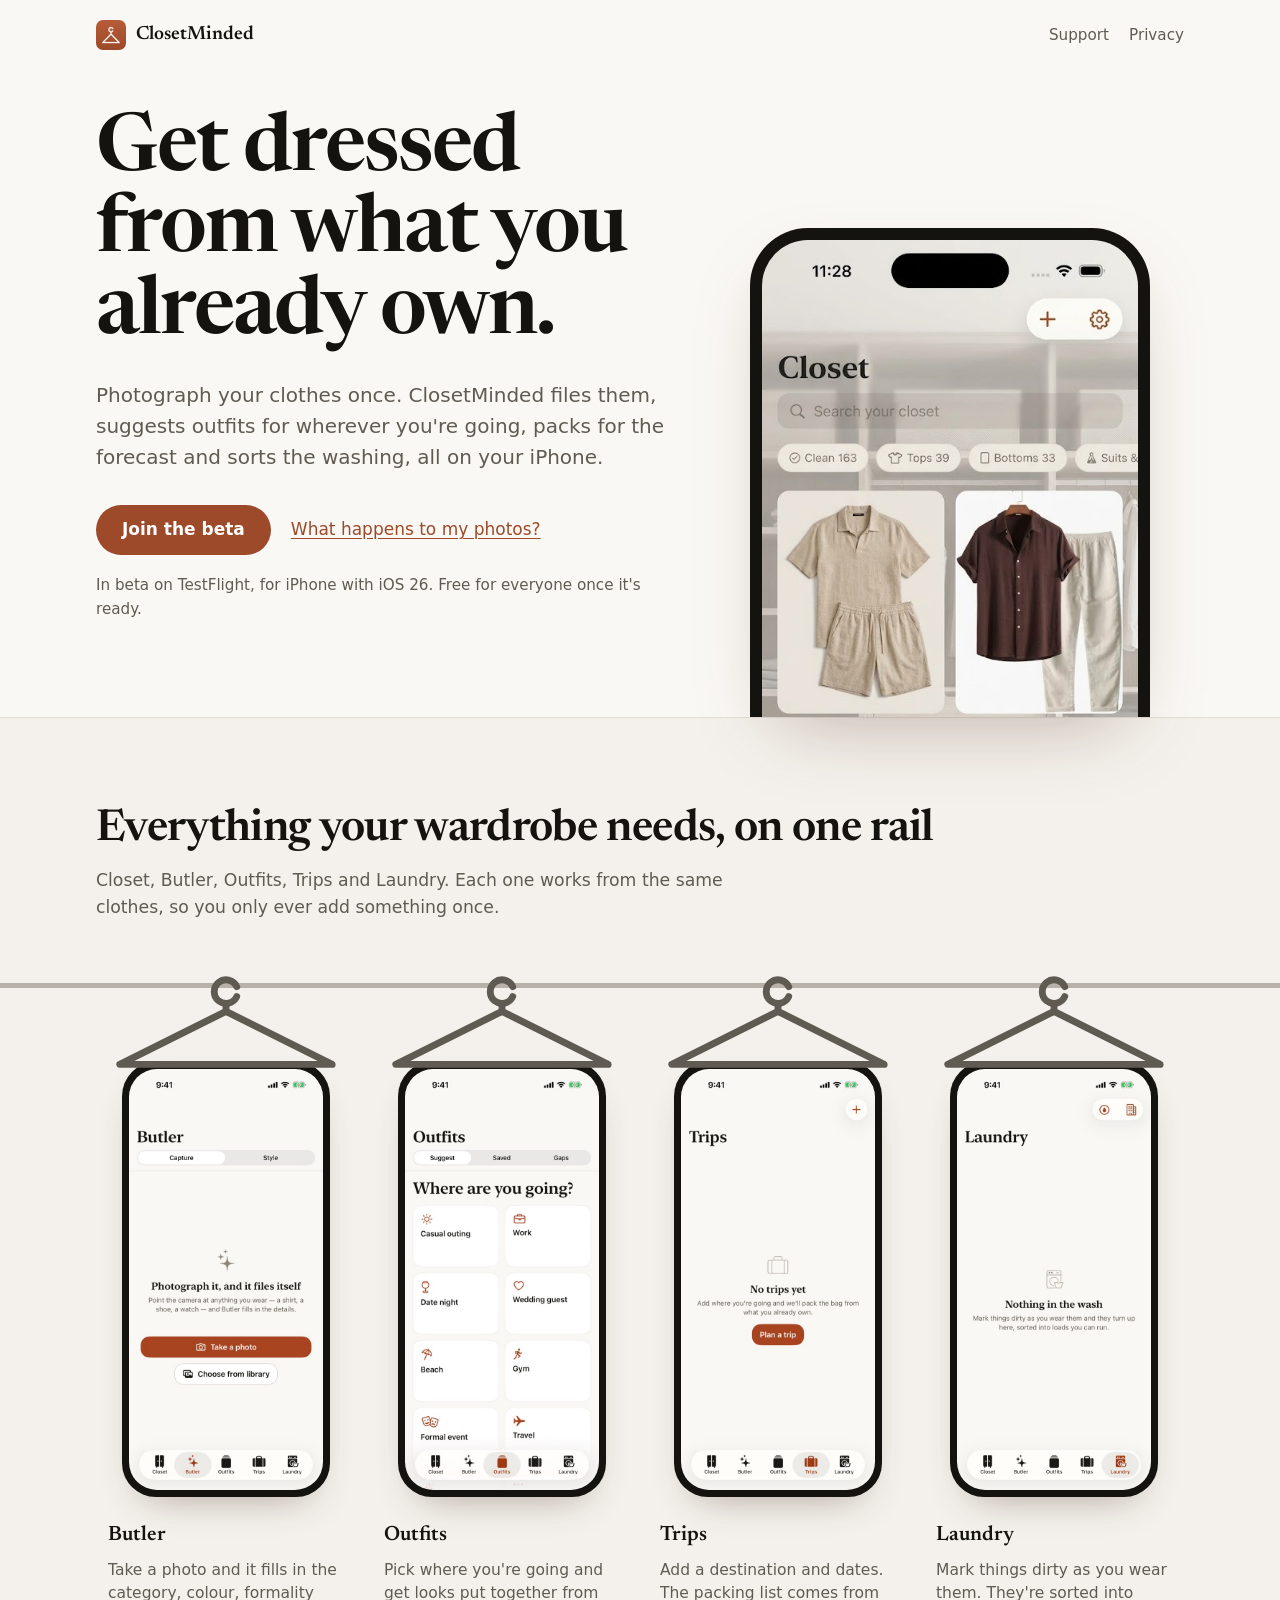
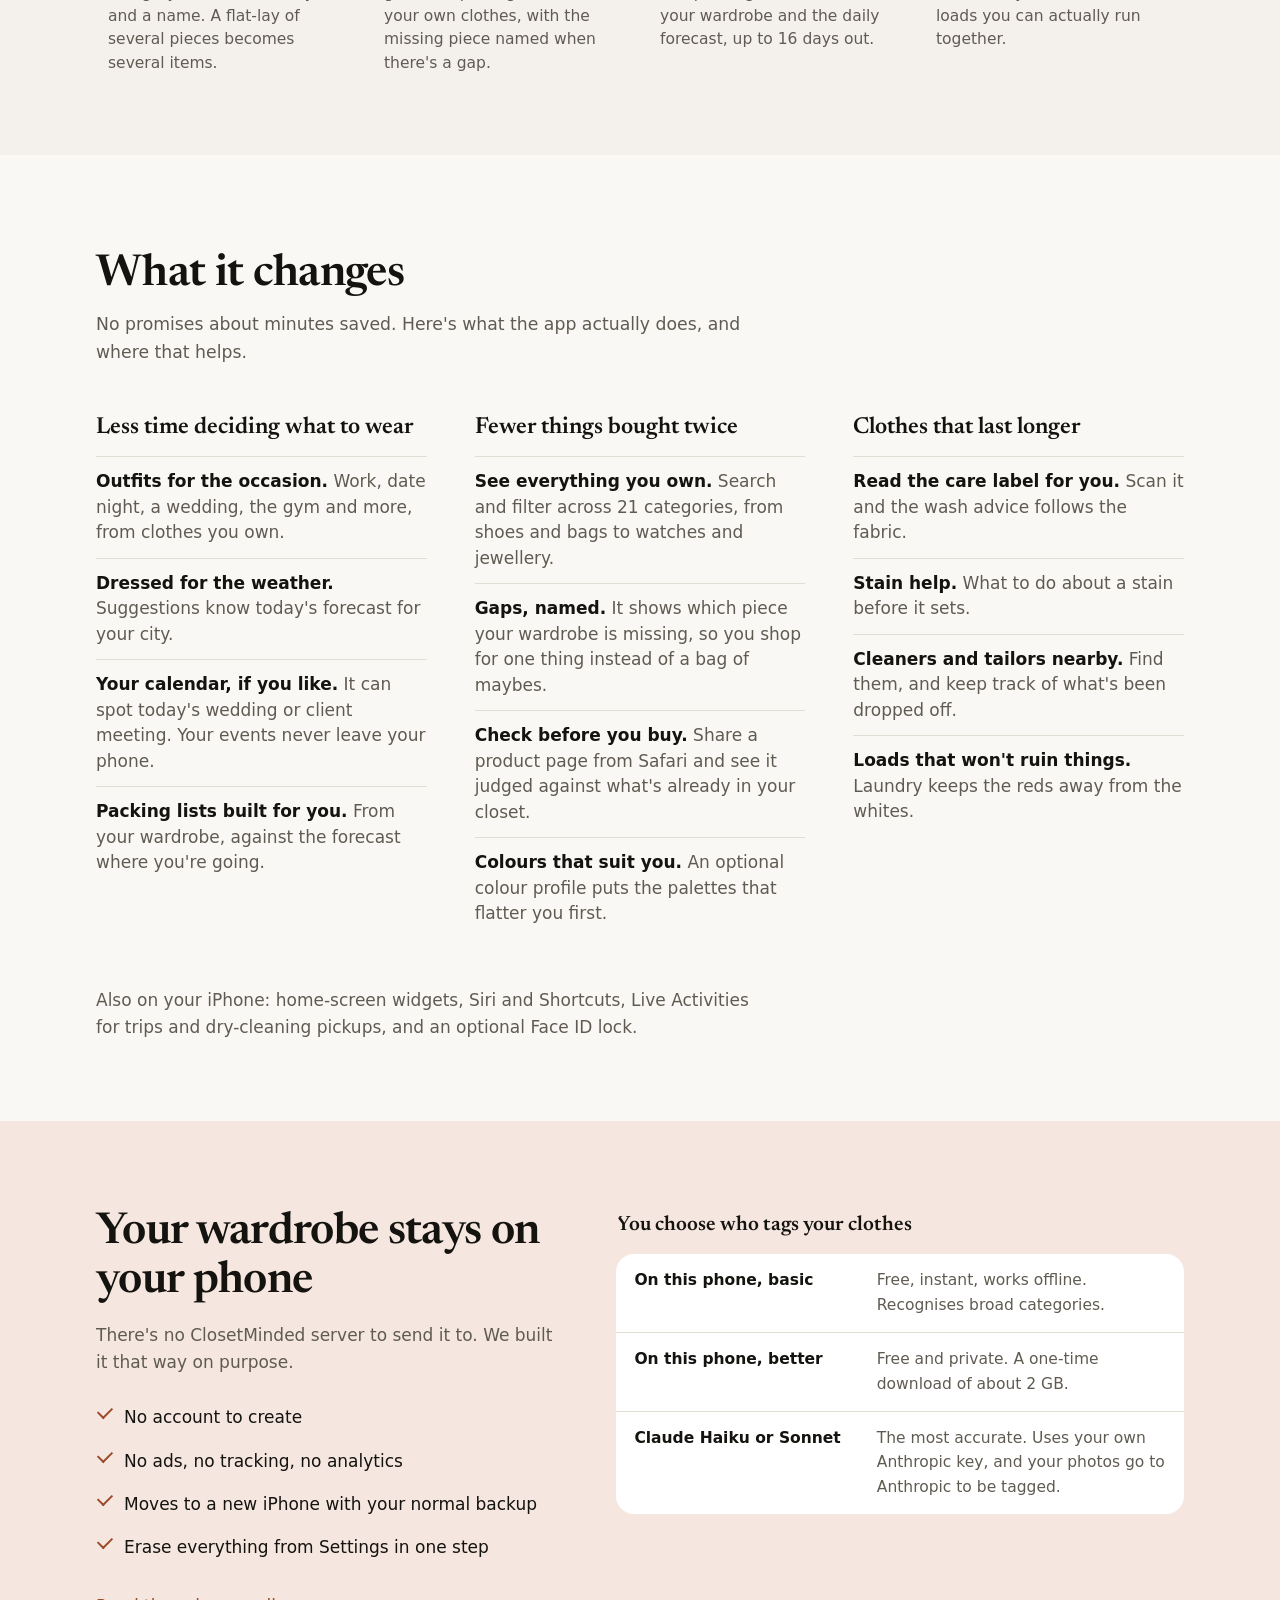
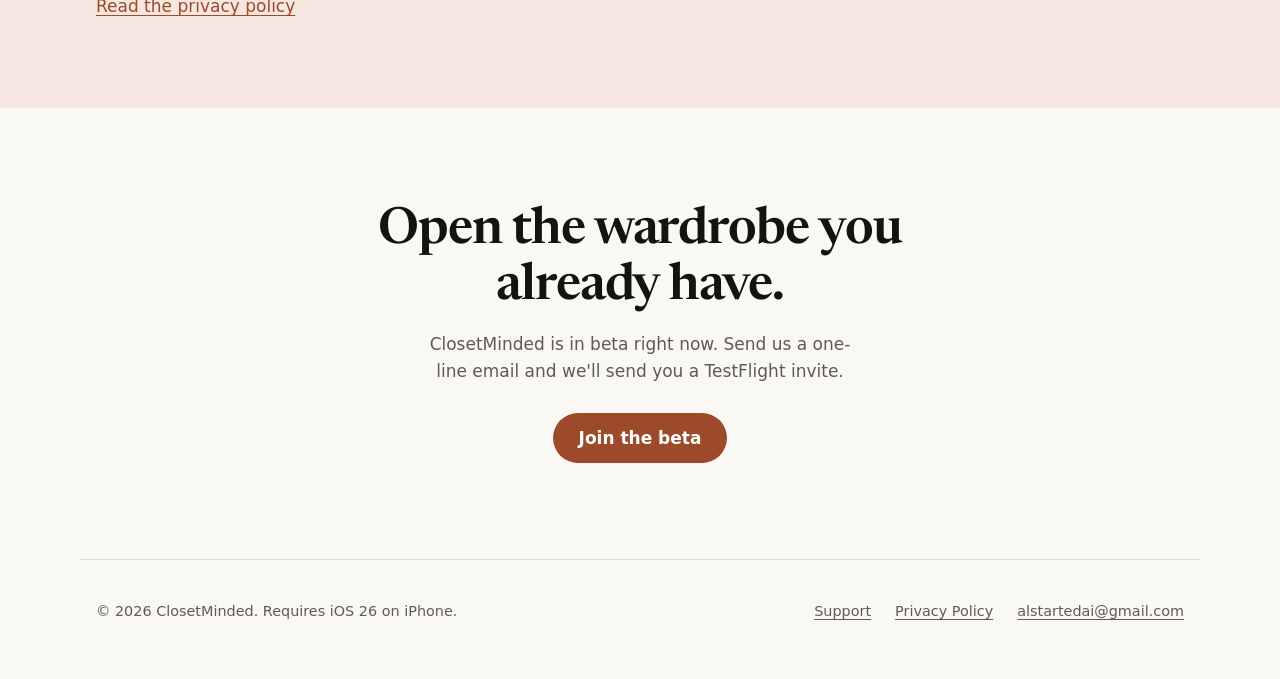
<file: index.html>
<!doctype html>
<html lang="en">
<head>
<meta charset="utf-8">
<meta name="viewport" content="width=device-width, initial-scale=1">
<title>ClosetMinded</title>
<meta name="description" content="Photograph your clothes once. ClosetMinded files them, suggests outfits from what you own, packs for the forecast and sorts the washing, all on your iPhone.">
<meta name="theme-color" content="#faf8f5" media="(prefers-color-scheme: light)">
<meta name="theme-color" content="#121110" media="(prefers-color-scheme: dark)">
<meta property="og:title" content="ClosetMinded">
<meta property="og:description" content="Get dressed from what you already own. A wardrobe app for iPhone that keeps everything on your phone.">
<meta property="og:image" content="https://ajinkyalahade.github.io/ClosetMinded-iOS-Privacy/img/icon-180.png">
<link rel="icon" type="image/png" sizes="32x32" href="img/icon-32.png">
<link rel="apple-touch-icon" href="img/icon-180.png">
<link rel="preconnect" href="https://fonts.googleapis.com">
<link rel="preconnect" href="https://fonts.gstatic.com" crossorigin>
<link rel="stylesheet" href="https://fonts.googleapis.com/css2?family=Newsreader:opsz,wght@6..72,600&display=swap">
<link rel="stylesheet" href="style.css">
</head>
<body>

<svg width="0" height="0" style="position:absolute" aria-hidden="true">
  <!-- The hanger from the app icon: a C hook, a short stem, a triangle. -->
  <symbol id="hanger" viewBox="0 0 240 100">
    <g fill="none" stroke="currentColor" stroke-width="7" stroke-linecap="round" stroke-linejoin="round">
      <path d="M130.9 16.9 A12 12 0 1 0 130.9 27.1"/>
      <path d="M120 34 V42"/>
      <path d="M120 42 L12 96 H228 Z"/>
    </g>
  </symbol>
</svg>

<header class="site-header">
  <a class="wordmark" href="./"><img src="img/icon-180.png" alt="">ClosetMinded</a>
  <nav aria-label="Site">
    <a href="support.html">Support</a>
    <a href="privacy.html">Privacy</a>
  </nav>
</header>

<main>

  <section class="hero">
    <div class="hero-copy">
      <h1>Get dressed from what you already own.</h1>
      <p class="hero-sub">Photograph your clothes once. ClosetMinded files them, suggests outfits for wherever you're going, packs for the forecast and sorts the washing, all on your iPhone.</p>
      <div class="hero-actions">
        <a class="button" href="mailto:alstartedai@gmail.com?subject=I%27d%20like%20to%20test%20ClosetMinded">Join the beta</a>
        <a href="#privacy">What happens to my photos?</a>
      </div>
      <p class="availability">In beta on TestFlight, for iPhone with iOS 26. Free for everyone once it's ready.</p>
    </div>
    <div class="hero-phone">
      <img src="img/closet.jpg" width="471" height="598" alt="The Closet tab: a search bar, filters for clean items, tops and bottoms, and a grid of clothing photos.">
    </div>
  </section>

  <section class="rail-section" aria-labelledby="rail-title">
    <div class="section-head">
      <h2 id="rail-title">Everything your wardrobe needs, on one rail</h2>
      <p>Closet, Butler, Outfits, Trips and Laundry. Each one works from the same clothes, so you only ever add something once.</p>
    </div>
    <ul class="rail">
      <li class="rail-item">
        <svg class="hanger" viewBox="0 0 240 100" aria-hidden="true"><use href="#hanger"/></svg>
        <div class="rail-phone"><img src="img/butler.jpg" width="540" height="1174" loading="lazy" alt="Butler: Photograph it, and it files itself. Buttons to take a photo or choose from your library."></div>
        <h3>Butler</h3>
        <p>Take a photo and it fills in the category, colour, formality and a name. A flat-lay of several pieces becomes several items.</p>
      </li>
      <li class="rail-item">
        <svg class="hanger" viewBox="0 0 240 100" aria-hidden="true"><use href="#hanger"/></svg>
        <div class="rail-phone"><img src="img/outfits.jpg" width="540" height="1174" loading="lazy" alt="Outfits: Where are you going? Occasions including casual outing, work, date night, wedding guest, beach and gym."></div>
        <h3>Outfits</h3>
        <p>Pick where you're going and get looks put together from your own clothes, with the missing piece named when there's a gap.</p>
      </li>
      <li class="rail-item">
        <svg class="hanger" viewBox="0 0 240 100" aria-hidden="true"><use href="#hanger"/></svg>
        <div class="rail-phone"><img src="img/trips.jpg" width="540" height="1174" loading="lazy" alt="Trips: No trips yet. Add where you're going and we'll pack the bag from what you already own."></div>
        <h3>Trips</h3>
        <p>Add a destination and dates. The packing list comes from your wardrobe and the daily forecast, up to 16 days out.</p>
      </li>
      <li class="rail-item">
        <svg class="hanger" viewBox="0 0 240 100" aria-hidden="true"><use href="#hanger"/></svg>
        <div class="rail-phone"><img src="img/laundry.jpg" width="540" height="1174" loading="lazy" alt="Laundry: Nothing in the wash. Mark things dirty as you wear them and they turn up here, sorted into loads you can run."></div>
        <h3>Laundry</h3>
        <p>Mark things dirty as you wear them. They're sorted into loads you can actually run together.</p>
      </li>
    </ul>
  </section>

  <section class="benefits" aria-labelledby="benefits-title">
    <div class="section-head" style="padding:0">
      <h2 id="benefits-title">What it changes</h2>
      <p>No promises about minutes saved. Here's what the app actually does, and where that helps.</p>
    </div>
    <div class="benefit-grid">
      <div class="benefit">
        <h3>Less time deciding what to wear</h3>
        <ul>
          <li><strong>Outfits for the occasion.</strong> Work, date night, a wedding, the gym and more, from clothes you own.</li>
          <li><strong>Dressed for the weather.</strong> Suggestions know today's forecast for your city.</li>
          <li><strong>Your calendar, if you like.</strong> It can spot today's wedding or client meeting. Your events never leave your phone.</li>
          <li><strong>Packing lists built for you.</strong> From your wardrobe, against the forecast where you're going.</li>
        </ul>
      </div>
      <div class="benefit">
        <h3>Fewer things bought twice</h3>
        <ul>
          <li><strong>See everything you own.</strong> Search and filter across 21 categories, from shoes and bags to watches and jewellery.</li>
          <li><strong>Gaps, named.</strong> It shows which piece your wardrobe is missing, so you shop for one thing instead of a bag of maybes.</li>
          <li><strong>Check before you buy.</strong> Share a product page from Safari and see it judged against what's already in your closet.</li>
          <li><strong>Colours that suit you.</strong> An optional colour profile puts the palettes that flatter you first.</li>
        </ul>
      </div>
      <div class="benefit">
        <h3>Clothes that last longer</h3>
        <ul>
          <li><strong>Read the care label for you.</strong> Scan it and the wash advice follows the fabric.</li>
          <li><strong>Stain help.</strong> What to do about a stain before it sets.</li>
          <li><strong>Cleaners and tailors nearby.</strong> Find them, and keep track of what's been dropped off.</li>
          <li><strong>Loads that won't ruin things.</strong> Laundry keeps the reds away from the whites.</li>
        </ul>
      </div>
    </div>
    <p class="also">Also on your iPhone: home-screen widgets, Siri and Shortcuts, Live Activities for trips and dry-cleaning pickups, and an optional Face ID lock.</p>
  </section>

  <section class="privacy-band" id="privacy" aria-labelledby="privacy-title">
    <div class="privacy-inner">
      <div>
        <h2 id="privacy-title">Your wardrobe stays on your phone</h2>
        <p>There's no ClosetMinded server to send it to. We built it that way on purpose.</p>
        <ul class="facts">
          <li>No account to create</li>
          <li>No ads, no tracking, no analytics</li>
          <li>Moves to a new iPhone with your normal backup</li>
          <li>Erase everything from Settings in one step</li>
        </ul>
        <a href="privacy.html">Read the privacy policy</a>
      </div>
      <div class="table-scroll">
        <table class="taggers">
          <caption>You choose who tags your clothes</caption>
          <tr><th scope="row">On this phone, basic</th><td>Free, instant, works offline. Recognises broad categories.</td></tr>
          <tr><th scope="row">On this phone, better</th><td>Free and private. A one-time download of about 2 GB.</td></tr>
          <tr><th scope="row">Claude Haiku or Sonnet</th><td>The most accurate. Uses your own Anthropic key, and your photos go to Anthropic to be tagged.</td></tr>
        </table>
      </div>
    </div>
  </section>

  <section class="closing">
    <h2>Open the wardrobe you already have.</h2>
    <p>ClosetMinded is in beta right now. Send us a one-line email and we'll send you a TestFlight invite.</p>
    <a class="button" href="mailto:alstartedai@gmail.com?subject=I%27d%20like%20to%20test%20ClosetMinded">Join the beta</a>
  </section>

</main>

<footer class="site-footer">
  <span>© 2026 ClosetMinded. Requires iOS 26 on iPhone.</span>
  <ul>
    <li><a href="support.html">Support</a></li>
    <li><a href="privacy.html">Privacy Policy</a></li>
    <li><a href="mailto:alstartedai@gmail.com">alstartedai@gmail.com</a></li>
  </ul>
</footer>

</body>
</html>
</file>
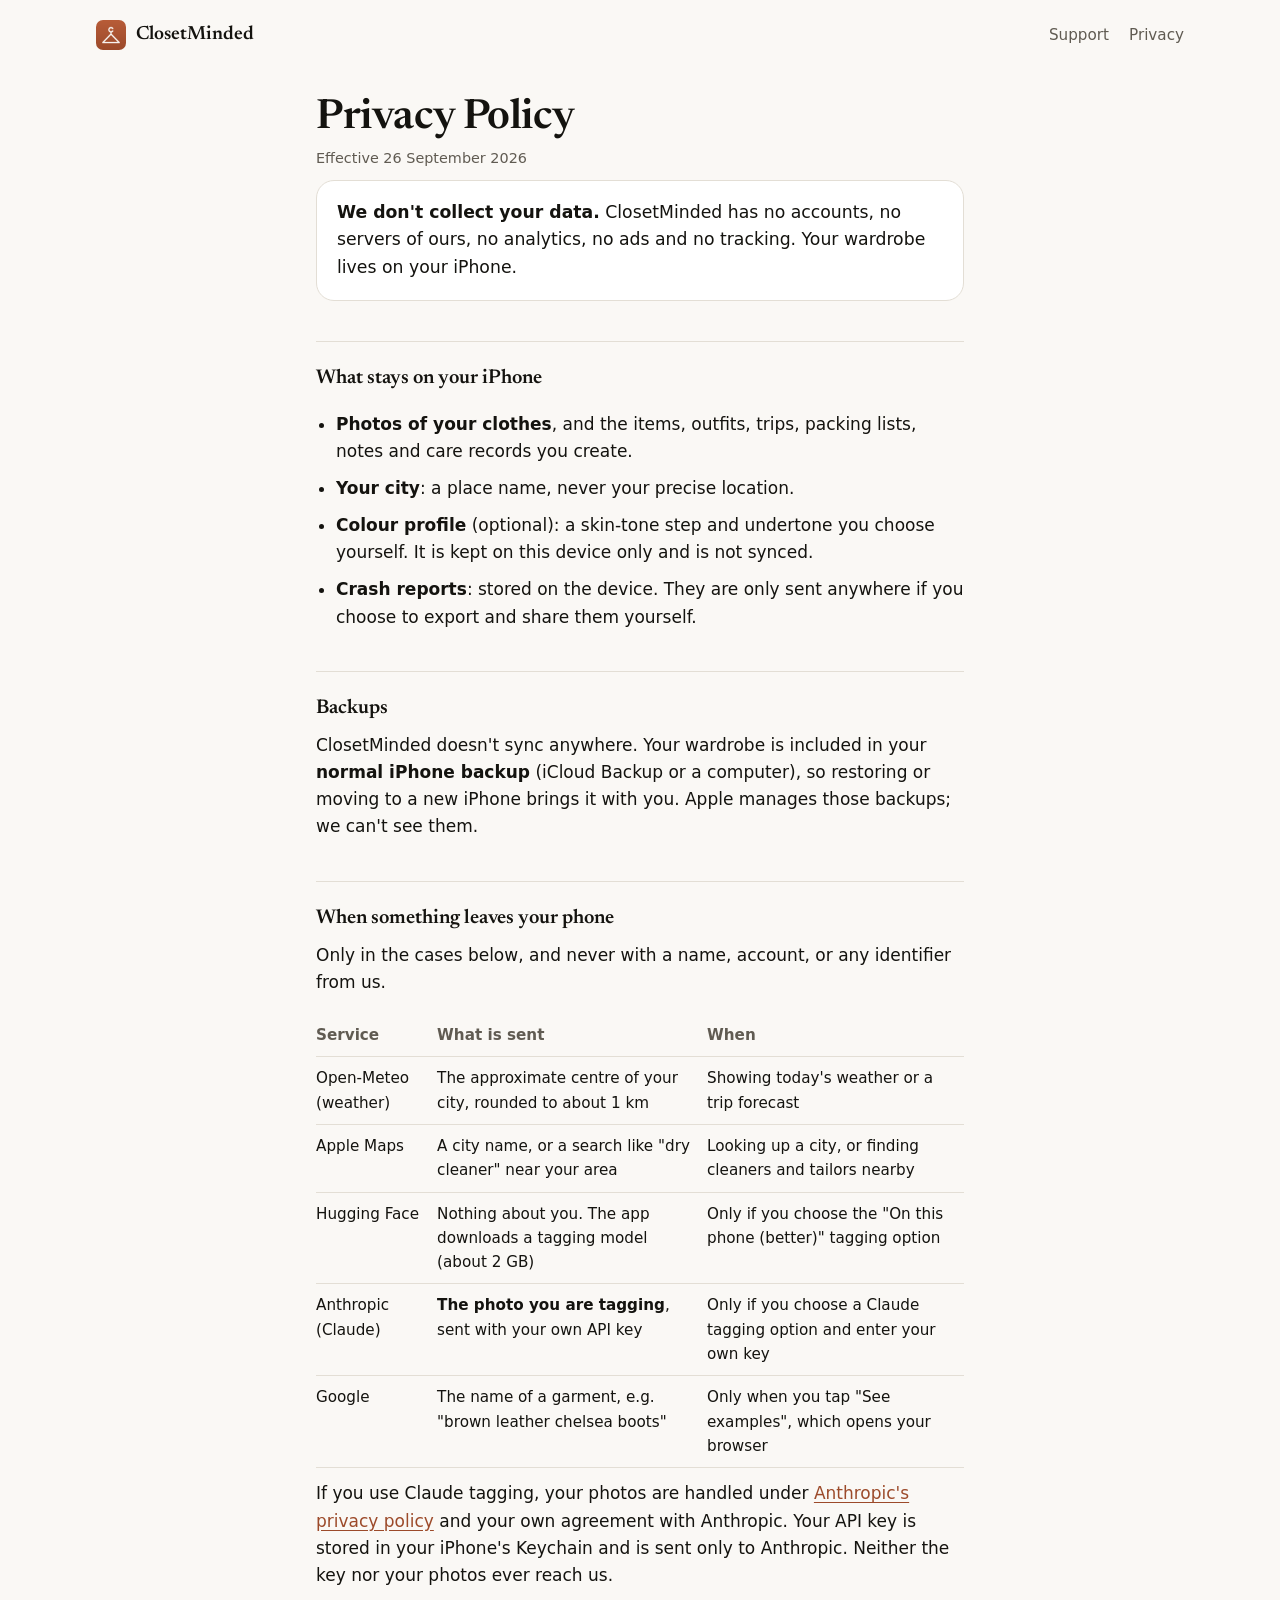
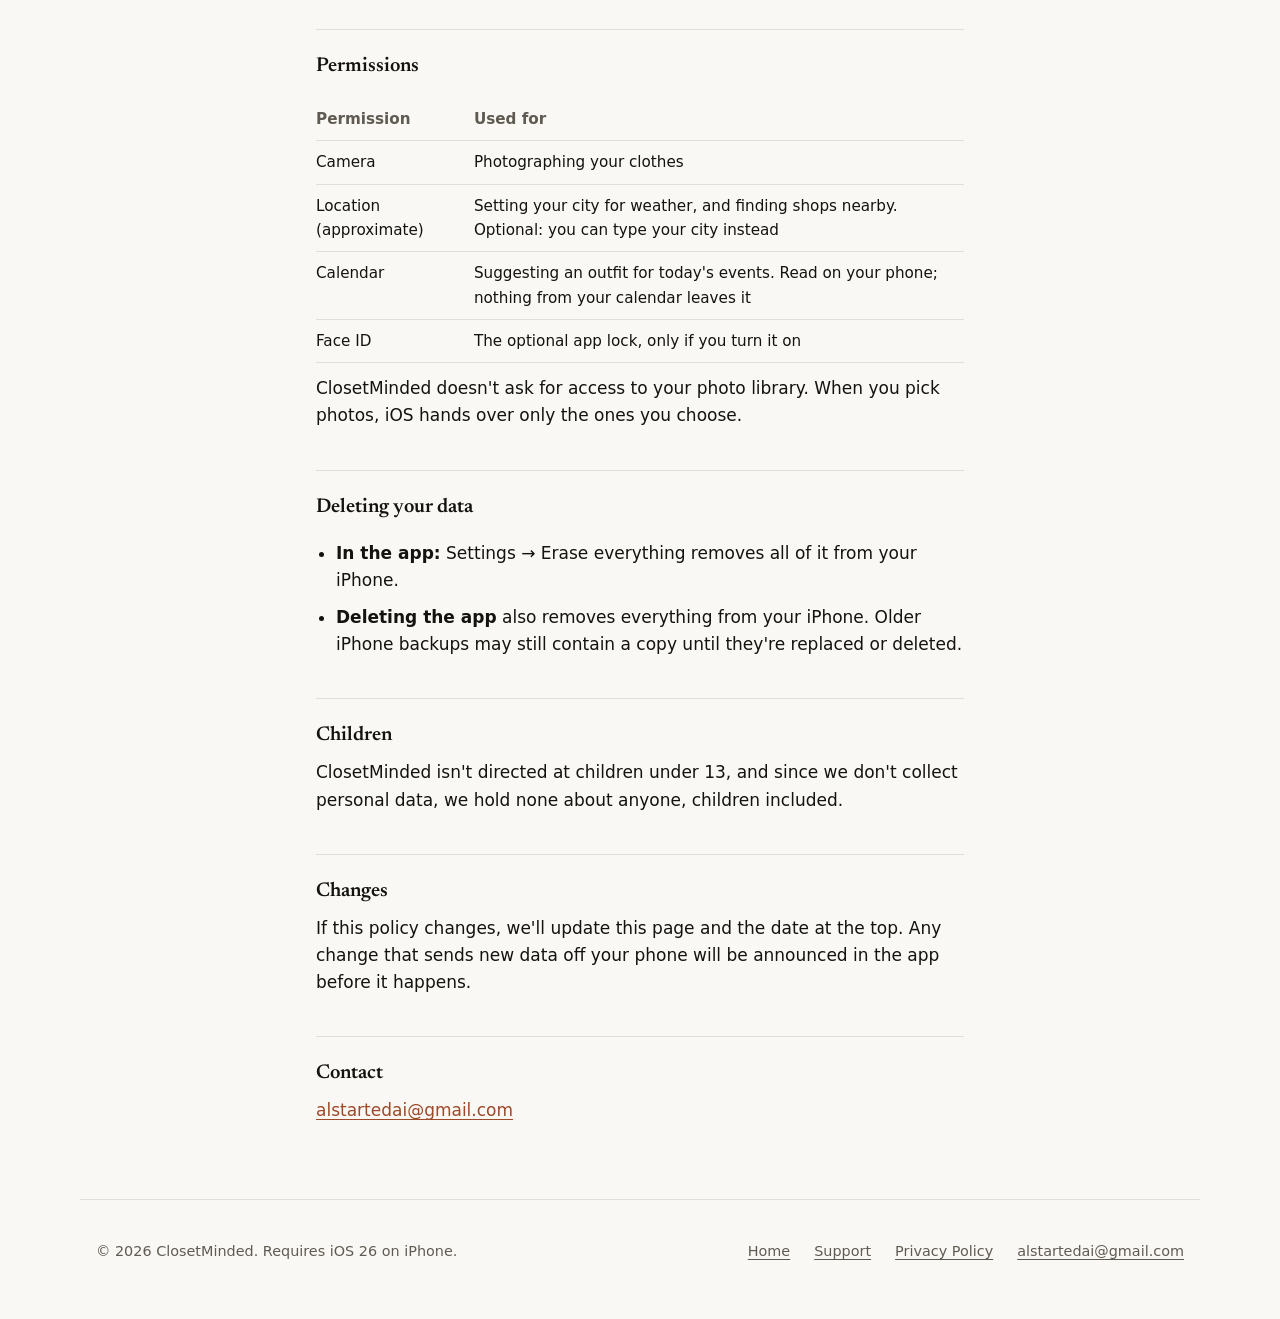
<file: privacy.html>
<!doctype html>
<html lang="en">
<head>
<meta charset="utf-8">
<meta name="viewport" content="width=device-width, initial-scale=1">
<title>ClosetMinded Privacy Policy</title>
<link rel="icon" type="image/png" sizes="32x32" href="img/icon-32.png">
<link rel="apple-touch-icon" href="img/icon-180.png">
<link rel="preconnect" href="https://fonts.googleapis.com">
<link rel="preconnect" href="https://fonts.gstatic.com" crossorigin>
<link rel="stylesheet" href="https://fonts.googleapis.com/css2?family=Newsreader:opsz,wght@6..72,600&display=swap">
<link rel="stylesheet" href="style.css">
</head>
<body>
<header class="site-header">
  <a class="wordmark" href="./"><img src="img/icon-180.png" alt="">ClosetMinded</a>
  <nav aria-label="Site">
    <a href="support.html">Support</a>
    <a href="privacy.html">Privacy</a>
  </nav>
</header>
<main class="doc">

<h1>Privacy Policy</h1>
<p class="meta">Effective 26 September 2026</p>

<p class="lead"><strong>We don't collect your data.</strong> ClosetMinded has no accounts, no servers of ours, no analytics, no ads and no tracking. Your wardrobe lives on your iPhone.</p>

<h2>What stays on your iPhone</h2>
<ul>
  <li><strong>Photos of your clothes</strong>, and the items, outfits, trips, packing lists, notes and care records you create.</li>
  <li><strong>Your city</strong>: a place name, never your precise location.</li>
  <li><strong>Colour profile</strong> (optional): a skin-tone step and undertone you choose yourself. It is kept on this device only and is not synced.</li>
  <li><strong>Crash reports</strong>: stored on the device. They are only sent anywhere if you choose to export and share them yourself.</li>
</ul>

<h2>Backups</h2>
<p>ClosetMinded doesn't sync anywhere. Your wardrobe is included in your <strong>normal iPhone backup</strong> (iCloud Backup or a computer), so restoring or moving to a new iPhone brings it with you. Apple manages those backups; we can't see them.</p>

<h2>When something leaves your phone</h2>
<p>Only in the cases below, and never with a name, account, or any identifier from us.</p>
<div class="table-scroll"><table>
  <tr><th>Service</th><th>What is sent</th><th>When</th></tr>
  <tr><td>Open-Meteo (weather)</td><td>The approximate centre of your city, rounded to about 1 km</td><td>Showing today's weather or a trip forecast</td></tr>
  <tr><td>Apple Maps</td><td>A city name, or a search like "dry cleaner" near your area</td><td>Looking up a city, or finding cleaners and tailors nearby</td></tr>
  <tr><td>Hugging Face</td><td>Nothing about you. The app downloads a tagging model (about 2 GB)</td><td>Only if you choose the "On this phone (better)" tagging option</td></tr>
  <tr><td>Anthropic (Claude)</td><td><strong>The photo you are tagging</strong>, sent with your own API key</td><td>Only if you choose a Claude tagging option and enter your own key</td></tr>
  <tr><td>Google</td><td>The name of a garment, e.g. "brown leather chelsea boots"</td><td>Only when you tap "See examples", which opens your browser</td></tr>
</table></div>
<p>If you use Claude tagging, your photos are handled under <a href="https://www.anthropic.com/legal/privacy">Anthropic's privacy policy</a> and your own agreement with Anthropic. Your API key is stored in your iPhone's Keychain and is sent only to Anthropic. Neither the key nor your photos ever reach us.</p>

<h2>Permissions</h2>
<div class="table-scroll"><table>
  <tr><th>Permission</th><th>Used for</th></tr>
  <tr><td>Camera</td><td>Photographing your clothes</td></tr>
  <tr><td>Location (approximate)</td><td>Setting your city for weather, and finding shops nearby. Optional: you can type your city instead</td></tr>
  <tr><td>Calendar</td><td>Suggesting an outfit for today's events. Read on your phone; nothing from your calendar leaves it</td></tr>
  <tr><td>Face ID</td><td>The optional app lock, only if you turn it on</td></tr>
</table></div>
<p>ClosetMinded doesn't ask for access to your photo library. When you pick photos, iOS hands over only the ones you choose.</p>

<h2>Deleting your data</h2>
<ul>
  <li><strong>In the app:</strong> Settings → Erase everything removes all of it from your iPhone.</li>
  <li><strong>Deleting the app</strong> also removes everything from your iPhone. Older iPhone backups may still contain a copy until they're replaced or deleted.</li>
</ul>

<h2>Children</h2>
<p>ClosetMinded isn't directed at children under 13, and since we don't collect personal data, we hold none about anyone, children included.</p>

<h2>Changes</h2>
<p>If this policy changes, we'll update this page and the date at the top. Any change that sends new data off your phone will be announced in the app before it happens.</p>

<h2>Contact</h2>
<p><a href="mailto:alstartedai@gmail.com">alstartedai@gmail.com</a></p>

</main>
<footer class="site-footer">
  <span>© 2026 ClosetMinded. Requires iOS 26 on iPhone.</span>
  <ul>
    <li><a href="./">Home</a></li>
    <li><a href="support.html">Support</a></li>
    <li><a href="privacy.html">Privacy Policy</a></li>
    <li><a href="mailto:alstartedai@gmail.com">alstartedai@gmail.com</a></li>
  </ul>
</footer>
</body>
</html>
</file>
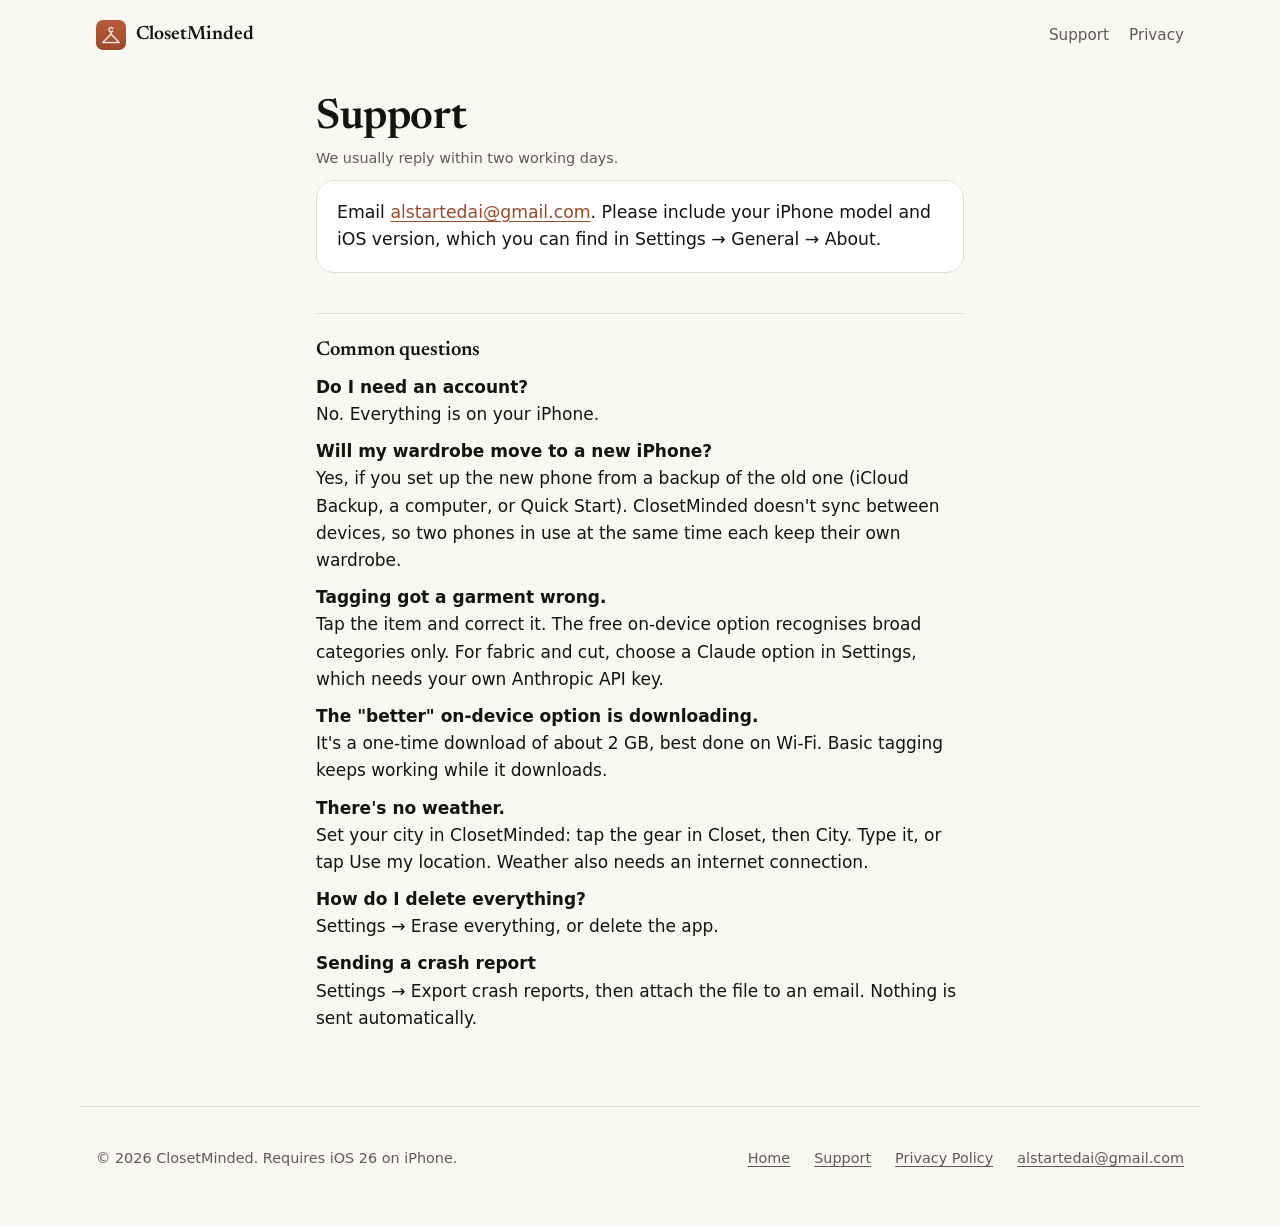
<file: support.html>
<!doctype html>
<html lang="en">
<head>
<meta charset="utf-8">
<meta name="viewport" content="width=device-width, initial-scale=1">
<title>ClosetMinded Support</title>
<link rel="icon" type="image/png" sizes="32x32" href="img/icon-32.png">
<link rel="apple-touch-icon" href="img/icon-180.png">
<link rel="preconnect" href="https://fonts.googleapis.com">
<link rel="preconnect" href="https://fonts.gstatic.com" crossorigin>
<link rel="stylesheet" href="https://fonts.googleapis.com/css2?family=Newsreader:opsz,wght@6..72,600&display=swap">
<link rel="stylesheet" href="style.css">
</head>
<body>
<header class="site-header">
  <a class="wordmark" href="./"><img src="img/icon-180.png" alt="">ClosetMinded</a>
  <nav aria-label="Site">
    <a href="support.html">Support</a>
    <a href="privacy.html">Privacy</a>
  </nav>
</header>
<main class="doc">

<h1>Support</h1>
<p class="meta">We usually reply within two working days.</p>

<p class="lead">Email <a href="mailto:alstartedai@gmail.com?subject=ClosetMinded%20support">alstartedai@gmail.com</a>. Please include your iPhone model and iOS version, which you can find in Settings → General → About.</p>

<h2>Common questions</h2>

<p><strong>Do I need an account?</strong><br>
No. Everything is on your iPhone.</p>

<p><strong>Will my wardrobe move to a new iPhone?</strong><br>
Yes, if you set up the new phone from a backup of the old one (iCloud Backup, a computer, or Quick Start). ClosetMinded doesn't sync between devices, so two phones in use at the same time each keep their own wardrobe.</p>

<p><strong>Tagging got a garment wrong.</strong><br>
Tap the item and correct it. The free on-device option recognises broad categories only. For fabric and cut, choose a Claude option in Settings, which needs your own Anthropic API key.</p>

<p><strong>The "better" on-device option is downloading.</strong><br>
It's a one-time download of about 2 GB, best done on Wi-Fi. Basic tagging keeps working while it downloads.</p>

<p><strong>There's no weather.</strong><br>
Set your city in ClosetMinded: tap the gear in Closet, then City. Type it, or tap Use my location. Weather also needs an internet connection.</p>

<p><strong>How do I delete everything?</strong><br>
Settings → Erase everything, or delete the app.</p>

<p><strong>Sending a crash report</strong><br>
Settings → Export crash reports, then attach the file to an email. Nothing is sent automatically.</p>

</main>
<footer class="site-footer">
  <span>© 2026 ClosetMinded. Requires iOS 26 on iPhone.</span>
  <ul>
    <li><a href="./">Home</a></li>
    <li><a href="support.html">Support</a></li>
    <li><a href="privacy.html">Privacy Policy</a></li>
    <li><a href="mailto:alstartedai@gmail.com">alstartedai@gmail.com</a></li>
  </ul>
</footer>
</body>
</html>
</file>
<file: style.css>
/* ClosetMinded site. Tokens mirror CMDesignSystem/Tokens/CMColor.swift. */

:root {
  --bg: #faf8f5;
  --surface: #ffffff;
  --sunken: #f2efea;
  --canvas: #f4f1ec;
  --ink: #14130f;
  --ink-2: #605b52;
  --ink-3: #8f887d;
  --rule: #e3ded5;
  --border: #d5cec3;
  --accent: #9c4a2a;
  --accent-subtle: #f5e7df;
  --on-accent: #ffffff;
  --bezel: #14130f;

  --serif: ui-serif, "New York", "Newsreader", Georgia, serif;
  --sans: -apple-system, BlinkMacSystemFont, "SF Pro Text", system-ui, "Segoe UI", Roboto, sans-serif;

  --gutter: 16px;
  --measure: 62ch;
}

@media (prefers-color-scheme: dark) {
  :root:not([data-theme="light"]) {
    --bg: #121110;
    --surface: #1c1a19;
    --sunken: #0c0b0b;
    --canvas: #201e1d;
    --ink: #f7f5f1;
    --ink-2: #aca69c;
    --ink-3: #77716a;
    --rule: #322e2c;
    --border: #413c39;
    --accent: #e0855c;
    --accent-subtle: #3a241a;
    --on-accent: #1f0f08;
    --bezel: #000000;
  }
}

* { box-sizing: border-box; }
html { -webkit-text-size-adjust: 100%; }
body {
  margin: 0;
  background: var(--bg);
  color: var(--ink);
  font: 17px/1.6 var(--sans);
  -webkit-font-smoothing: antialiased;
}
img { display: block; max-width: 100%; height: auto; }
a { color: var(--accent); text-underline-offset: 0.18em; }
a:focus-visible, button:focus-visible {
  outline: 2px solid var(--accent);
  outline-offset: 3px;
  border-radius: 4px;
}
h1, h2, h3 { font-family: var(--serif); font-weight: 600; color: var(--ink); }

/* ---------- Site header and footer, shared by every page ---------- */

.site-header {
  max-width: 1120px;
  margin: 0 auto;
  padding: 20px var(--gutter);
  display: flex;
  align-items: center;
  justify-content: space-between;
  gap: 16px;
}
.wordmark {
  display: inline-flex;
  align-items: center;
  gap: 10px;
  font-family: var(--serif);
  font-weight: 600;
  font-size: 1.2rem;
  color: var(--ink);
  text-decoration: none;
}
.wordmark img { width: 30px; height: 30px; border-radius: 7px; }
.site-header nav { display: flex; gap: 20px; font-size: 0.95rem; }
.site-header nav a { color: var(--ink-2); text-decoration: none; }
.site-header nav a:hover { color: var(--ink); }

.site-footer {
  max-width: 1120px;
  margin: 0 auto;
  padding: 40px var(--gutter) 56px;
  border-top: 1px solid var(--rule);
  display: flex;
  flex-wrap: wrap;
  justify-content: space-between;
  gap: 12px 32px;
  color: var(--ink-2);
  font-size: 0.9rem;
}
.site-footer ul { list-style: none; margin: 0; padding: 0; display: flex; flex-wrap: wrap; gap: 8px 24px; }
.site-footer a { color: var(--ink-2); }

/* ---------- Document pages: privacy, support ---------- */

.doc { max-width: 680px; margin: 0 auto; padding: 24px var(--gutter) 64px; }
.doc h1 { font-size: clamp(2rem, 5vw, 2.6rem); line-height: 1.15; margin: 0 0 4px; letter-spacing: -0.01em; }
.doc h2 { font-size: 1.25rem; margin: 40px 0 8px; padding-top: 20px; border-top: 1px solid var(--rule); }
.doc p, .doc li { margin: 0 0 10px; }
.doc ul { padding-left: 20px; }
.meta { color: var(--ink-2); font-size: 0.9rem; margin-bottom: 28px; }
.lead { font-size: 1.08rem; padding: 18px 20px; background: var(--surface); border: 1px solid var(--rule); border-radius: 18px; }
.doc table { width: 100%; border-collapse: collapse; font-size: 0.95rem; margin: 8px 0 12px; }
.doc th, .doc td { text-align: left; vertical-align: top; padding: 9px 10px 9px 0; border-bottom: 1px solid var(--rule); }
.doc th { color: var(--ink-2); font-weight: 600; }
.table-scroll { overflow-x: auto; }

/* ---------- Home ---------- */

.hero {
  max-width: 1120px;
  margin: 0 auto;
  padding: 40px var(--gutter) 0;
  display: grid;
  grid-template-columns: minmax(0, 1.1fr) minmax(0, 0.9fr);
  gap: 48px;
  align-items: end;
}
.hero-copy { padding-bottom: 96px; }
.hero h1 {
  font-size: clamp(2.7rem, 6.4vw, 5rem);
  line-height: 1.02;
  letter-spacing: -0.025em;
  margin: 0 0 24px;
  max-width: 12ch;
}
.hero-sub {
  font-size: clamp(1.08rem, 1.6vw, 1.25rem);
  line-height: 1.55;
  color: var(--ink-2);
  max-width: 34em;
  margin: 0 0 32px;
}
.hero-actions { display: flex; flex-wrap: wrap; align-items: center; gap: 12px 20px; }
.button {
  display: inline-flex;
  align-items: center;
  min-height: 50px;
  padding: 0 26px;
  border-radius: 999px;
  background: var(--accent);
  color: var(--on-accent);
  font-weight: 600;
  text-decoration: none;
}
.button:hover { filter: brightness(1.06); }
.availability { margin: 18px 0 0; color: var(--ink-2); font-size: 0.95rem; }

.hero-phone {
  justify-self: center;
  width: min(100%, 400px);
  background: var(--bezel);
  padding: 12px 12px 0;
  border-radius: 58px 58px 0 0;
  box-shadow: 0 30px 80px -30px rgba(80, 40, 20, 0.35);
}
.hero-phone img { border-radius: 46px 46px 0 0; }

.band { border-top: 1px solid var(--rule); }

/* The rail: the app's screens on the hanger from its icon. */
.rail-section { padding: 88px 0 72px; background: var(--canvas); border-top: 1px solid var(--rule); }
.section-head { max-width: 1120px; margin: 0 auto; padding: 0 var(--gutter); }
.section-head h2 { font-size: clamp(1.9rem, 3.6vw, 2.75rem); line-height: 1.1; letter-spacing: -0.015em; margin: 0 0 12px; }
.section-head p { color: var(--ink-2); max-width: var(--measure); margin: 0; font-size: 1.08rem; }

.rail {
  --w: 236px;
  --gap: 40px;
  --bar: color-mix(in srgb, var(--ink-3) 60%, transparent);
  position: relative;
  list-style: none;
  margin: 48px auto 0;
  padding: 0 var(--gutter) 8px;
  display: flex;
  gap: var(--gap);
  justify-content: center;
  overflow-x: auto;
  scroll-snap-type: x mandatory;
  scrollbar-width: none;
  /* The bar. A background rather than a child so the hangers can swing without
     tilting it; `local` makes it run the full scrolled width on narrow screens. */
  background: linear-gradient(var(--bar), var(--bar)) no-repeat;
  background-size: 100% 5px;
  background-position: 0 calc(var(--w) * 0.058);
  background-attachment: local;
}
.rail::-webkit-scrollbar { display: none; }
.rail-item {
  position: relative;
  flex: 0 0 var(--w);
  scroll-snap-align: center;
  transform-origin: 50% calc(var(--w) * 0.075);
}
.hanger { position: relative; display: block; width: 100%; height: auto; color: var(--ink-2); }
.rail-phone {
  width: 88%;
  margin: -6px auto 0;
  background: var(--bezel);
  padding: 7px;
  border-radius: 34px;
  box-shadow: 0 18px 40px -22px rgba(60, 30, 15, 0.45);
}
.rail-phone img { border-radius: 28px; }
.rail-item h3 { font-size: 1.3rem; margin: 22px 0 6px; }
.rail-item p { margin: 0; color: var(--ink-2); font-size: 0.97rem; line-height: 1.5; }

@media (prefers-reduced-motion: no-preference) {
  .rail-item { animation: settle 1.9s cubic-bezier(.3, .7, .3, 1) both; }
  .rail-item:nth-child(2) { animation-delay: .09s; }
  .rail-item:nth-child(3) { animation-delay: .18s; }
  .rail-item:nth-child(4) { animation-delay: .27s; }
  @keyframes settle {
    0%   { transform: rotate(4.5deg); }
    30%  { transform: rotate(-2.6deg); }
    55%  { transform: rotate(1.3deg); }
    78%  { transform: rotate(-0.5deg); }
    100% { transform: rotate(0); }
  }
}

/* Benefits */
.benefits { max-width: 1120px; margin: 0 auto; padding: 96px var(--gutter) 80px; }
.benefit-grid {
  display: grid;
  grid-template-columns: repeat(3, minmax(0, 1fr));
  gap: 48px;
  margin-top: 48px;
}
.benefit h3 { font-size: 1.45rem; line-height: 1.2; margin: 0 0 14px; }
.benefit ul { list-style: none; margin: 0; padding: 0; }
.benefit li { padding: 12px 0; border-top: 1px solid var(--rule); color: var(--ink-2); line-height: 1.5; }
.benefit li strong { color: var(--ink); font-weight: 600; }
.also { margin: 48px 0 0; color: var(--ink-2); max-width: var(--measure); }

/* Privacy */
.privacy-band { background: var(--accent-subtle); }
.privacy-inner {
  max-width: 1120px;
  margin: 0 auto;
  padding: 88px var(--gutter);
  display: grid;
  grid-template-columns: minmax(0, 0.9fr) minmax(0, 1.1fr);
  gap: 56px;
}
.privacy-inner h2 { font-size: clamp(1.9rem, 3.6vw, 2.75rem); line-height: 1.1; letter-spacing: -0.015em; margin: 0 0 16px; }
.privacy-inner > div > p { color: var(--ink-2); margin: 0 0 20px; }
.facts { list-style: none; margin: 0 0 24px; padding: 0; }
.facts li { padding: 8px 0 8px 28px; position: relative; }
.facts li::before {
  content: "";
  position: absolute;
  left: 2px;
  top: 0.95em;
  width: 12px;
  height: 7px;
  border-left: 2px solid var(--accent);
  border-bottom: 2px solid var(--accent);
  transform: translateY(-60%) rotate(-45deg);
}
.taggers { width: 100%; border-collapse: collapse; background: var(--surface); border-radius: 18px; overflow: hidden; font-size: 0.97rem; }
.taggers caption { text-align: left; font-family: var(--serif); font-weight: 600; font-size: 1.3rem; padding: 0 0 12px; color: var(--ink); }
.taggers th, .taggers td { text-align: left; vertical-align: top; padding: 14px 18px; border-bottom: 1px solid var(--rule); }
.taggers tr:last-child th, .taggers tr:last-child td { border-bottom: 0; }
.taggers th { font-weight: 600; white-space: nowrap; }
.taggers td { color: var(--ink-2); }

/* Closing */
.closing { max-width: 1120px; margin: 0 auto; padding: 96px var(--gutter); text-align: center; }
.closing h2 { font-size: clamp(2rem, 4.4vw, 3.2rem); line-height: 1.08; letter-spacing: -0.02em; margin: 0 auto 16px; max-width: 18ch; }
.closing p { color: var(--ink-2); margin: 0 auto 28px; max-width: 40ch; }

/* ---------- Narrow screens ---------- */

@media (max-width: 1040px) {
  .rail { justify-content: flex-start; }
}
@media (max-width: 860px) {
  .hero { grid-template-columns: 1fr; gap: 40px; padding-top: 24px; }
  .hero-copy { padding-bottom: 0; }
  .hero-phone { width: min(86%, 360px); }
  .benefit-grid { grid-template-columns: 1fr; gap: 40px; }
  .privacy-inner { grid-template-columns: 1fr; gap: 40px; padding: 64px var(--gutter); }
  .rail { --w: 210px; --gap: 28px; }
}
@media (max-width: 480px) {
  .site-header nav { gap: 14px; }
  .taggers tr { display: block; padding: 14px 16px; border-bottom: 1px solid var(--rule); }
  .taggers tr:last-child { border-bottom: 0; }
  .taggers th, .taggers td { display: block; padding: 0; border: 0; white-space: normal; }
  .taggers th { margin-bottom: 4px; }
}
</file>
